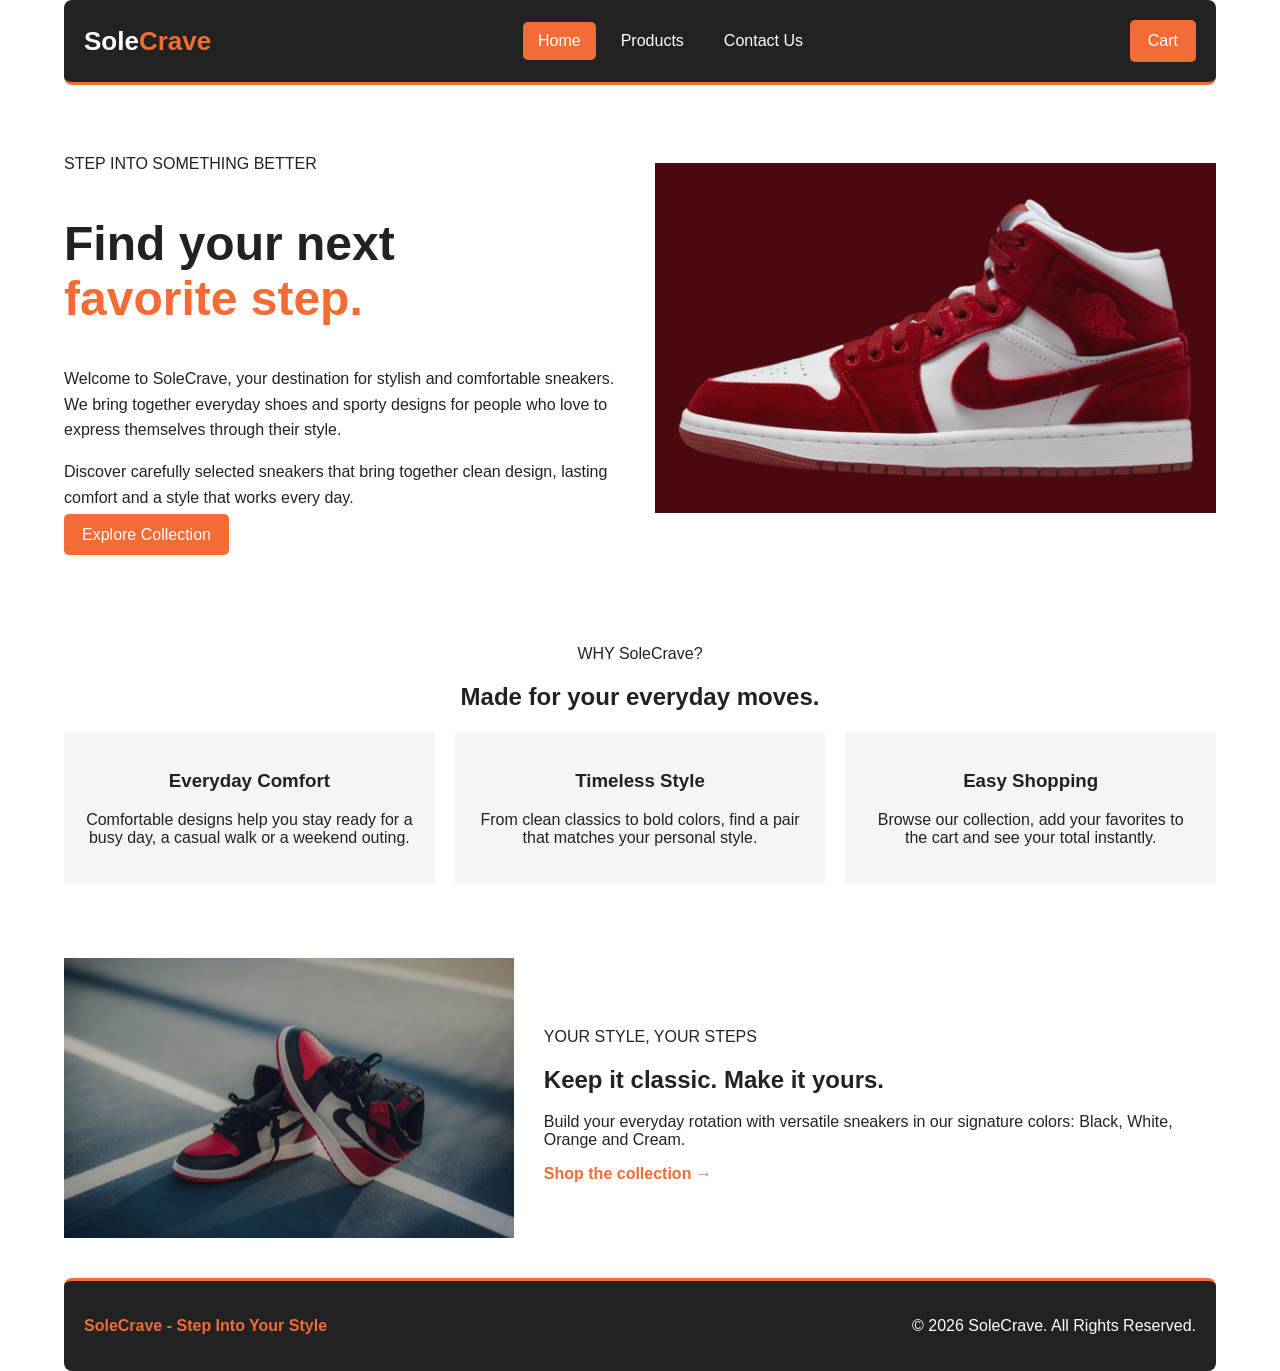
<file: index.html>
<!DOCTYPE html>
<html lang="en">
<head>
    <meta charset="UTF-8">
    <meta name="viewport" content="width=device-width, initial-scale=1.0">
    <title>SoleCrave | Home</title>
    <link rel="stylesheet" href="style.css">
</head>
<body>
    <!--Name: Rubayet Rahman Rahad | ID: 2310106 -->
    <header>
        <a class="logo" href="index.html">Sole<span>Crave</span></a>
        <nav>
            <a class="active" href="index.html">Home</a>
            <a href="products.html">Products</a>
            <a href="contact.html">Contact Us</a>
        </nav>
        <a class="nav-cart" href="products.html#cart">Cart</a>
    </header>

    <main>
        <section class="hero">
            <div class="hero-text">
                <p class="eyebrow">STEP INTO SOMETHING BETTER</p>
                <h1>Find your next<br><span>favorite step.</span></h1>
                <p class="hero-description">Welcome to SoleCrave, your destination for stylish and comfortable sneakers. We bring together everyday shoes and sporty designs for people who love to express themselves through their style.</p>
                <p>Discover carefully selected sneakers that bring together clean design, lasting comfort and a style that works every day.</p>
                <a class="button-link" href="products.html">Explore Collection</a>
            </div>
            <div class="hero-image">
                <img src="pictures/index 1st image.jpg" alt="Air jordan 1 High">
            </div>
        </section>

        <section class="intro-section">
            <p class="eyebrow">WHY SoleCrave?</p>
            <h2>Made for your everyday moves.</h2>
            <div class="container">
                <div class="info-card">
                    <h3>Everyday Comfort</h3>
                    <p>Comfortable designs help you stay ready for a busy day, a casual walk or a weekend outing.</p>
                </div>
                <div class="info-card">
                    <h3>Timeless Style</h3>
                    <p>From clean classics to bold colors, find a pair that matches your personal style.</p>
                </div>
                <div class="info-card">
                    <h3>Easy Shopping</h3>
                    <p>Browse our collection, add your favorites to the cart and see your total instantly.</p>
                </div>
            </div>
        </section>

        <section class="feature-section">
            <img src="pictures/index 2nd image.jpg" alt="White sneaker close-up">
            <div>
                <p class="eyebrow">YOUR STYLE, YOUR STEPS</p>
                <h2>Keep it classic. Make it yours.</h2>
                <p>Build your everyday rotation with versatile sneakers in our signature colors: Black, White, Orange and Cream.</p>
                <a class="text-link" href="products.html">Shop the collection →</a>
            </div>
        </section>
    </main>

    <footer>
         <p>SoleCrave - Step Into Your Style</p>
         <p>© 2026 SoleCrave. All Rights Reserved.</p>
       
    </footer>
</body>
</html>
</file>
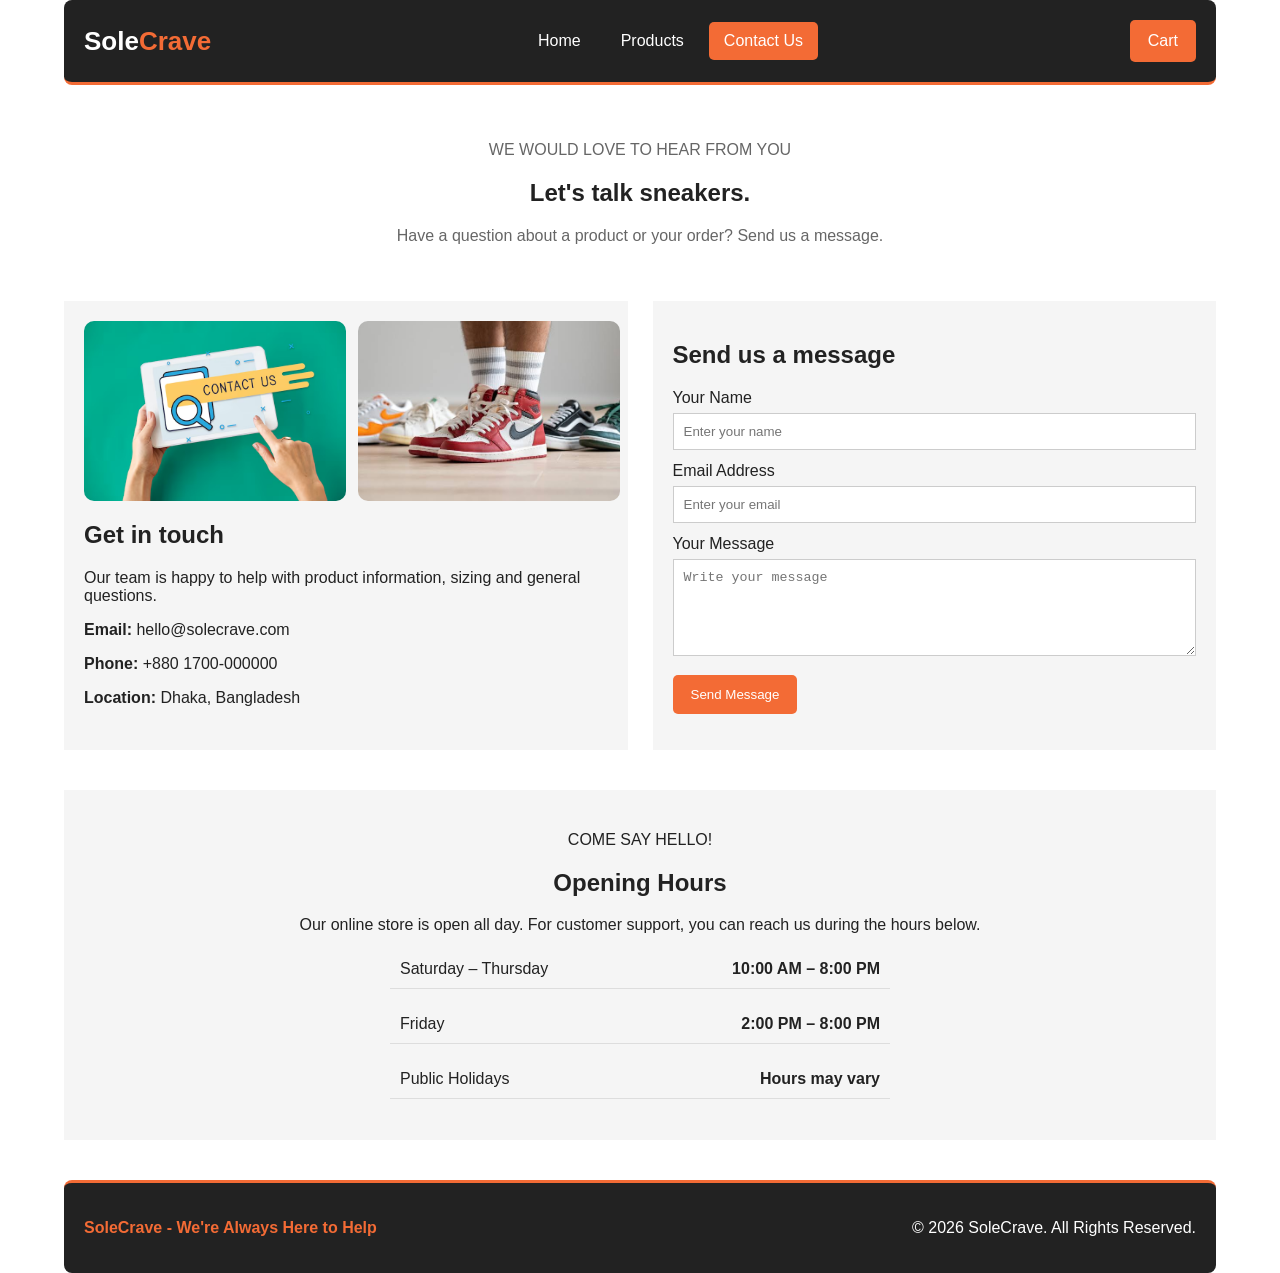
<file: contact.html>
<!DOCTYPE html>
<html lang="en">
<head>
    <meta charset="UTF-8">
    <meta name="viewport" content="width=device-width, initial-scale=1.0">
    <title>SoleCrave | Contact Us</title>
    <link rel="stylesheet" href="style.css">
</head>
<body>
    <!--Name: Rubayet Rahman Rahad | ID: 2310106 -->

    <header>
        <a class="logo" href="index.html">Sole<span>Crave</span></a>
        <nav>
            <a href="index.html">Home</a>
            <a href="products.html">Products</a>
            <a class="active" href="contact.html">Contact Us</a>
        </nav>
        <a class="nav-cart" href="products.html#cart">Cart</a>
    </header>

    <main class="page-main">
        <section class="page-heading">
            <p class="eyebrow">WE WOULD LOVE TO HEAR FROM YOU</p>
            <h1>Let's talk sneakers.</h1>
            <p>Have a question about a product or your order? Send us a message.</p>
        </section>

        <section class="contact-layout">
            <div class="contact-info">

                <div class="contact-images">
                    <img src="pictures/contactus.jpg" alt="Sneakers displayed together">

                    <img src="pictures/images (3).jpg" alt="Red sneaker">
                </div>

                <h2>Get in touch</h2>
                <p>Our team is happy to help with product information, sizing and general questions.</p>
                <p><strong>Email:</strong> hello@solecrave.com</p>
                <p><strong>Phone:</strong> +880 1700-000000</p>
                <p><strong>Location:</strong> Dhaka, Bangladesh</p>
            </div>

            <div class="contact-form">
                <h2>Send us a message</h2>
                <label for="customerName">Your Name</label>
                <input id="customerName" type="text" placeholder="Enter your name">

                <label for="customerEmail">Email Address</label>
                <input id="customerEmail" type="email" placeholder="Enter your email">

                <label for="customerMessage">Your Message</label>
                <textarea id="customerMessage" rows="5" placeholder="Write your message"></textarea>

                <button onclick="sendMessage()">Send Message</button>
                <p id="messageResult" class="form-result"></p>
            </div>
        </section>

        <section class="hours-section">
            <p class="eyebrow">COME SAY HELLO!</p>
            <h2>Opening Hours</h2>
            <p>Our online store is open all day. For customer support, you can reach us during the hours below.</p>

            <div class="hours-list">
                <p><span>Saturday – Thursday</span><strong>10:00 AM – 8:00 PM</strong></p>
                <p><span>Friday</span><strong>2:00 PM – 8:00 PM</strong></p>
                <p><span>Public Holidays</span><strong>Hours may vary</strong></p>
            </div>
        </section>
    </main>

    <footer>
        <p>SoleCrave - We're Always Here to Help</p>
        <p>© 2026 SoleCrave. All Rights Reserved.</p>
        
    </footer>

    <script src="script.js"></script>
</body>
</html>
</file>
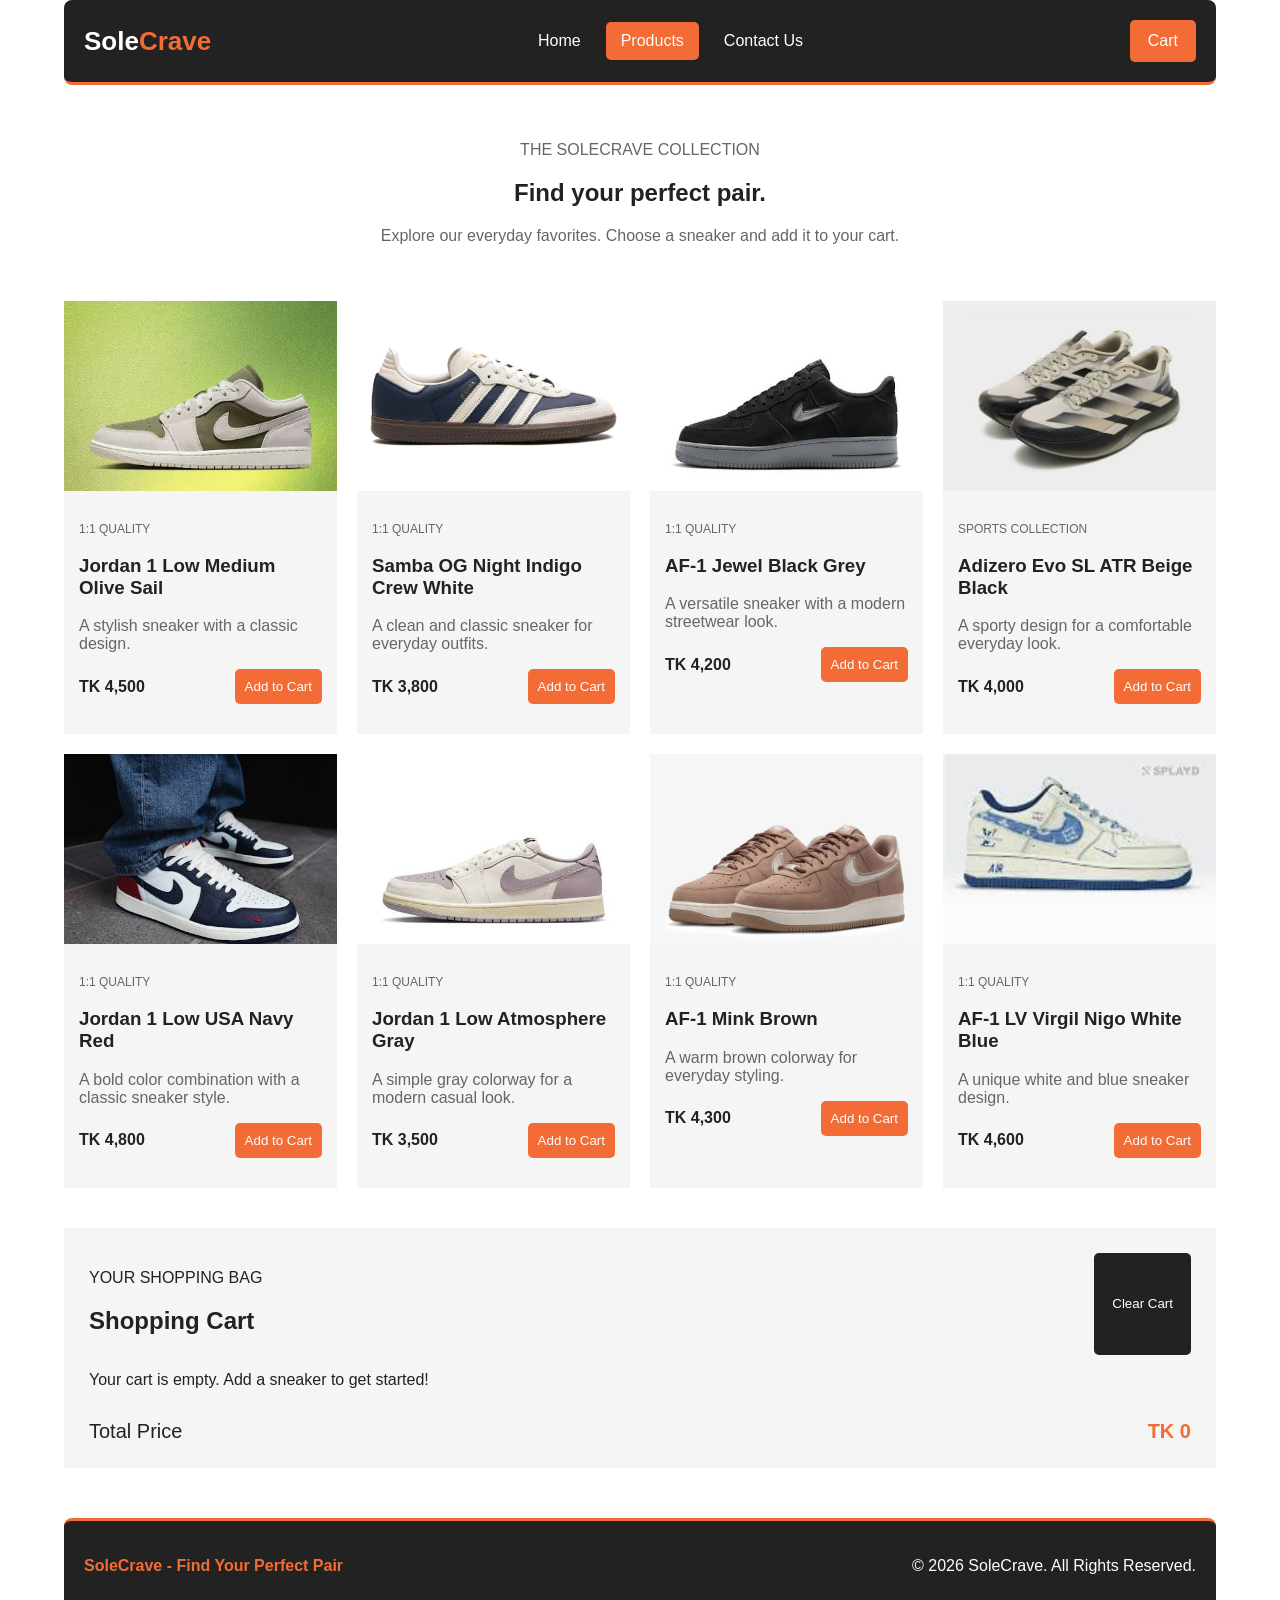
<file: products.html>
<!DOCTYPE html>
<html lang="en">
<head>
    <meta charset="UTF-8">
    <meta name="viewport" content="width=device-width, initial-scale=1.0">
    <title>SoleCrave | Products</title>
    <link rel="stylesheet" href="style.css">
</head>
<body>
     <!--Name: Rubayet Rahman Rahad | ID: 2310106 -->

    <header>
        <a class="logo" href="index.html">Sole<span>Crave</span></a>
        <nav>
            <a href="index.html">Home</a>
            <a class="active" href="products.html">Products</a>
            <a href="contact.html">Contact Us</a>
        </nav>
        <a class="nav-cart" href="#cart">Cart</a>
    </header>

    <main class="page-main">
        <section class="page-heading">
            <p class="eyebrow">THE SOLECRAVE COLLECTION</p>
            <h1>Find your perfect pair.</h1>
            <p>Explore our everyday favorites. Choose a sneaker and add it to your cart.</p>
        </section>

        <section class="product-grid">

           
            <div class="product-card">
                <img src="pictures/product 1 st imae.jpg" alt="Jordan 1 Low Medium Olive Sail">
                <div class="product-info">
                    <p class="product-type">1:1 QUALITY</p>
                    <h3>Jordan 1 Low Medium Olive Sail</h3>
                    <p>A stylish sneaker with a classic design.</p>
                    <div class="product-bottom">
                        <strong>TK 4,500</strong>
                        <button onclick="addToCart('Jordan 1 Low Medium Olive Sail', 4500)">Add to Cart</button>
                    </div>
                </div>
            </div>

           
            <div class="product-card">
                <img src="pictures/product 2nd image.png" alt="Samba OG Night Indigo Crew White">
                <div class="product-info">
                    <p class="product-type">1:1 QUALITY</p>
                    <h3>Samba OG Night Indigo Crew White</h3>
                    <p>A clean and classic sneaker for everyday outfits.</p>
                    <div class="product-bottom">
                        <strong>TK 3,800</strong>
                        <button onclick="addToCart('Samba OG Night Indigo Crew White', 3800)">Add to Cart</button>
                    </div>
                </div>
            </div>
           
            <div class="product-card">
                <img src="pictures/product 3 rd pic.jpg" alt="AF-1 Jewel Black Grey">
                <div class="product-info">
                    <p class="product-type">1:1 QUALITY</p>
                    <h3>AF-1 Jewel Black Grey</h3>
                    <p>A versatile sneaker with a modern streetwear look.</p>
                    <div class="product-bottom">
                        <strong>TK 4,200</strong>
                        <button onclick="addToCart('AF-1 Jewel Black Grey', 4200)">Add to Cart</button>
                    </div>
                </div>
            </div>

           
            <div class="product-card">
                <img src="pictures/product 4 th pic.jpg" alt="Adizero Evo SL ATR Beige Black">
                <div class="product-info">
                    <p class="product-type">SPORTS COLLECTION</p>
                    <h3>Adizero Evo SL ATR Beige Black</h3>
                    <p>A sporty design for a comfortable everyday look.</p>
                    <div class="product-bottom">
                        <strong>TK 4,000</strong>
                        <button onclick="addToCart('Adizero Evo SL ATR Beige Black', 4000)">Add to Cart</button>
                    </div>
                </div>
            </div>

            <div class="product-card">
                <img src="pictures/prodyct 5th pic.jpg" alt="Jordan 1 Low USA Navy Red">
                <div class="product-info">
                    <p class="product-type">1:1 QUALITY</p>
                    <h3>Jordan 1 Low USA Navy Red</h3>
                    <p>A bold color combination with a classic sneaker style.</p>
                    <div class="product-bottom">
                        <strong>TK 4,800</strong>
                        <button onclick="addToCart('Jordan 1 Low USA Navy Red', 4800)">Add to Cart</button>
                    </div>
                </div>
            </div>

            
            <div class="product-card">
                <img src="pictures/product 6th pic.jpg" alt="Jordan 1 Low Atmosphere Gray">
                <div class="product-info">
                    <p class="product-type">1:1 QUALITY</p>
                    <h3>Jordan 1 Low Atmosphere Gray</h3>
                    <p>A simple gray colorway for a modern casual look.</p>
                    <div class="product-bottom">
                        <strong>TK 3,500</strong>
                        <button onclick="addToCart('Jordan 1 Low Atmosphere Gray', 3500)">Add to Cart</button>
                    </div>
                </div>
            </div>
             
            <div class="product-card">
                <img src="pictures/product 7th pic.webp" alt="AF-1 Mink Brown">
                <div class="product-info">
                    <p class="product-type">1:1 QUALITY</p>
                    <h3>AF-1 Mink Brown</h3>
                    <p>A warm brown colorway for everyday styling.</p>
                    <div class="product-bottom">
                        <strong>TK 4,300</strong>
                        <button onclick="addToCart('AF-1 Mink Brown', 4300)">Add to Cart</button>
                    </div>
                </div>
            </div>

           
            <div class="product-card">
                <img src="pictures/product 8th pic.jpg" alt="AF-1 LV Virgil Nigo White Blue">
                <div class="product-info">
                    <p class="product-type">1:1 QUALITY</p>
                    <h3>AF-1 LV Virgil Nigo White Blue</h3>
                    <p>A unique white and blue sneaker design.</p>
                    <div class="product-bottom">
                        <strong>TK 4,600</strong>
                        <button onclick="addToCart('AF-1 LV Virgil Nigo White Blue', 4600)">Add to Cart</button>
                    </div>
                </div>
            </div>
        </section>

        <section class="cart-section" id="cart">
            <div class="cart-heading">
                <div>
                    <p class="eyebrow">YOUR SHOPPING BAG</p>
                    <h2>Shopping Cart</h2>
                </div>
                <button class="clear-button" onclick="clearCart()">Clear Cart</button>
            </div>

            <div id="cartItems">
                <p class="empty-cart">Your cart is empty. Add a sneaker to get started!</p>
            </div>

            <div class="cart-total">
                <span>Total Price</span>
                <strong id="cartTotal">TK 0</strong>
            </div>
        </section>
    </main>

    <footer>
        <p>SoleCrave - Find Your Perfect Pair</p>
        <p>© 2026 SoleCrave. All Rights Reserved.</p>               
    </footer>

    <script src="script.js"></script>
</body>
</html>
</file>
<file: style.css>
/* General Style */
* {
    box-sizing: border-box;
}

body {
    width: 90%;
    max-width: 1200px;
    margin: auto;
    font-family: Arial, sans-serif;
    background-color: #ffffff;
    color: #222222;
}

/* Header and Navigation */
header {
    display: flex;
    justify-content: space-between;
    align-items: center;
    padding: 20px;
    background-color: #222222;
    border-bottom: 3px solid #f36b35;
    border-radius: 8px;
}

.logo {
    font-size: 26px;
    font-weight: bold;
    text-decoration: none;
    color: #ffffff;
}

.logo span {
    color: #f36b35;
}

nav {
    display: flex;
    gap: 10px;
}

nav a {
    text-decoration: none;
    color: #ffffff;
    padding: 10px 15px;
    border-radius: 5px;
}

nav a:hover, nav a.active {
    background-color: #f36b35;
    color: white;
}

.nav-cart, button, .button-link {
    background-color: #f36b35;
    color: white;
    border: none;
    padding: 12px 18px;
    text-decoration: none;
    cursor: pointer;
    border-radius: 5px;
}

button:hover, .button-link:hover, .nav-cart:hover {
    background-color: #ffffff;
    color: #222222;
}

/* Home Page */
.hero {
    display: flex;
    align-items: center;
    gap: 30px;
    padding: 50px 0;
}

.hero-text, .hero-image {
    flex: 1;
}

.hero h1 {
    font-size: 48px;
}

.hero h1 span {
    color: #f36b35;
}

.hero p {
    line-height: 1.6;
}

.hero img {
    width: 100%;
    height: 350px;
    object-fit: cover;
}

.intro-section, .hours-section {
    text-align: center;
    padding: 35px 0;
}

.container {
    display: flex;
    gap: 20px;
    margin-top: 20px;
}

.info-card {
    flex: 1;
    padding: 20px;
    background-color: #f5f5f5;
}

.feature-section {
    display: flex;
    align-items: center;
    gap: 30px;
    padding: 40px 0;
}

.feature-section img {
    width: 45%;
    height: 280px;
    object-fit: cover;
}

.text-link {
    color: #f36b35;
    font-weight: bold;
    text-decoration: none;
}

/* Page Headings */
.page-main {
    min-height: 70vh;
}

.page-heading {
    text-align: center;
    padding: 40px 0;
}

.page-heading p {
    color: #666666;
}
/* Products Page */
.product-grid, .productContainer {
    display: grid;
    grid-template-columns: repeat(4, 1fr);
    gap: 20px;
    margin-bottom: 40px;
}

.product-card, .productCard {
    background-color: #f5f5f5;
    padding-bottom: 15px;
}

.product-card img, .productCard img {
    width: 100%;
    height: 190px;
    object-fit: cover;
}

.product-info {
    padding: 15px;
}

.product-info p, .productCard p {
    color: #666666;
}

.product-type {
    color: #f36b35;
    font-size: 12px;
}

.price {
    color: #f36b35 !important;
    font-weight: bold;
}

.product-bottom {
    display: flex;
    justify-content: space-between;
    align-items: center;
    gap: 10px;
}

.product-bottom button {
    padding: 10px;
}

.productCard h3, .productCard p, .productCard button {
    margin-left: 15px;
    margin-right: 15px;
}

/* Shopping Cart */
.cart-section, .cartSection {
    background-color: #f5f5f5;
    padding: 25px;
    margin: 30px 0 50px;
}

.cart-heading, .cart-row, .cart-total {
    display: flex;
    justify-content: space-between;
    gap: 15px;
}

.cart-row {
    padding: 12px 0;
    border-bottom: 1px solid #dddddd;
}

.cart-total, .cartTotal {
    display: flex;
    justify-content: space-between;
    align-items: center;
    padding-top: 15px;
    font-size: 20px;
}

.cart-total strong, .cartTotal span {
    color: #f36b35;
}

.clear-button, .clearButton {
    background-color: #222222;
}

.cartIntro {
    color: #666666;
}
/* Contact Page */
.contact-layout {
    display: flex;
    gap: 25px;
    margin-bottom: 40px;
}

.contact-info, .contact-form {
    flex: 1;
    padding: 20px;
    background-color: #f5f5f5;
}

.contact-info img {
    width: 100%;
    height: 200px;
    object-fit: cover;
}

.contact-images {
    display: flex;
    gap: 12px;
    margin-bottom: 20px;
}

.contact-images img {
    width: 50%;
    height: 180px;
    object-fit: cover;
    border-radius: 10px;
}

.contact-form label {
    display: block;
    margin: 12px 0 6px;
}

.contact-form input, .contact-form textarea {
    width: 100%;
    padding: 10px;
    border: 1px solid #cccccc;
}

.contact-form button {
    margin-top: 15px;
}

.form-result {
    color: green;
}

/* Opening Hours */
.hours-section {
    background-color: #f5f5f5;
    padding: 25px;
    margin-bottom: 40px;
}

.hours-list {
    max-width: 500px;
    margin: auto;
}

.hours-list p {
    display: flex;
    justify-content: space-between;
    border-bottom: 1px solid #dddddd;
    padding: 10px;
}

/* Footer */
footer {
    display: flex;
    justify-content: space-between;
    padding: 20px;
    background-color: #222222;
    border-top: 3px solid #f36b35;
    border-radius: 8px;
    color: #ffffff;
}

footer p:first-child {
    color: #f36b35;
    font-weight: bold;
}

/* Mobile Screen */
@media (max-width: 700px) {
    header, .hero, .feature-section, .container,
    .contact-layout, footer {
        flex-direction: column;
    }

    nav {
        flex-wrap: wrap;
        justify-content: center;
    }

    .hero img, .feature-section img {
        width: 100%;
    }

    .product-grid, .productContainer {
        grid-template-columns: repeat(2, 1fr);
    }

    .contact-images {
        flex-direction: row;
    }
}

@media (max-width: 450px) {
    .product-grid, .productContainer {
        grid-template-columns: 1fr;
    }

    .contact-images img {
        height: 140px;
    }
}
</file>
